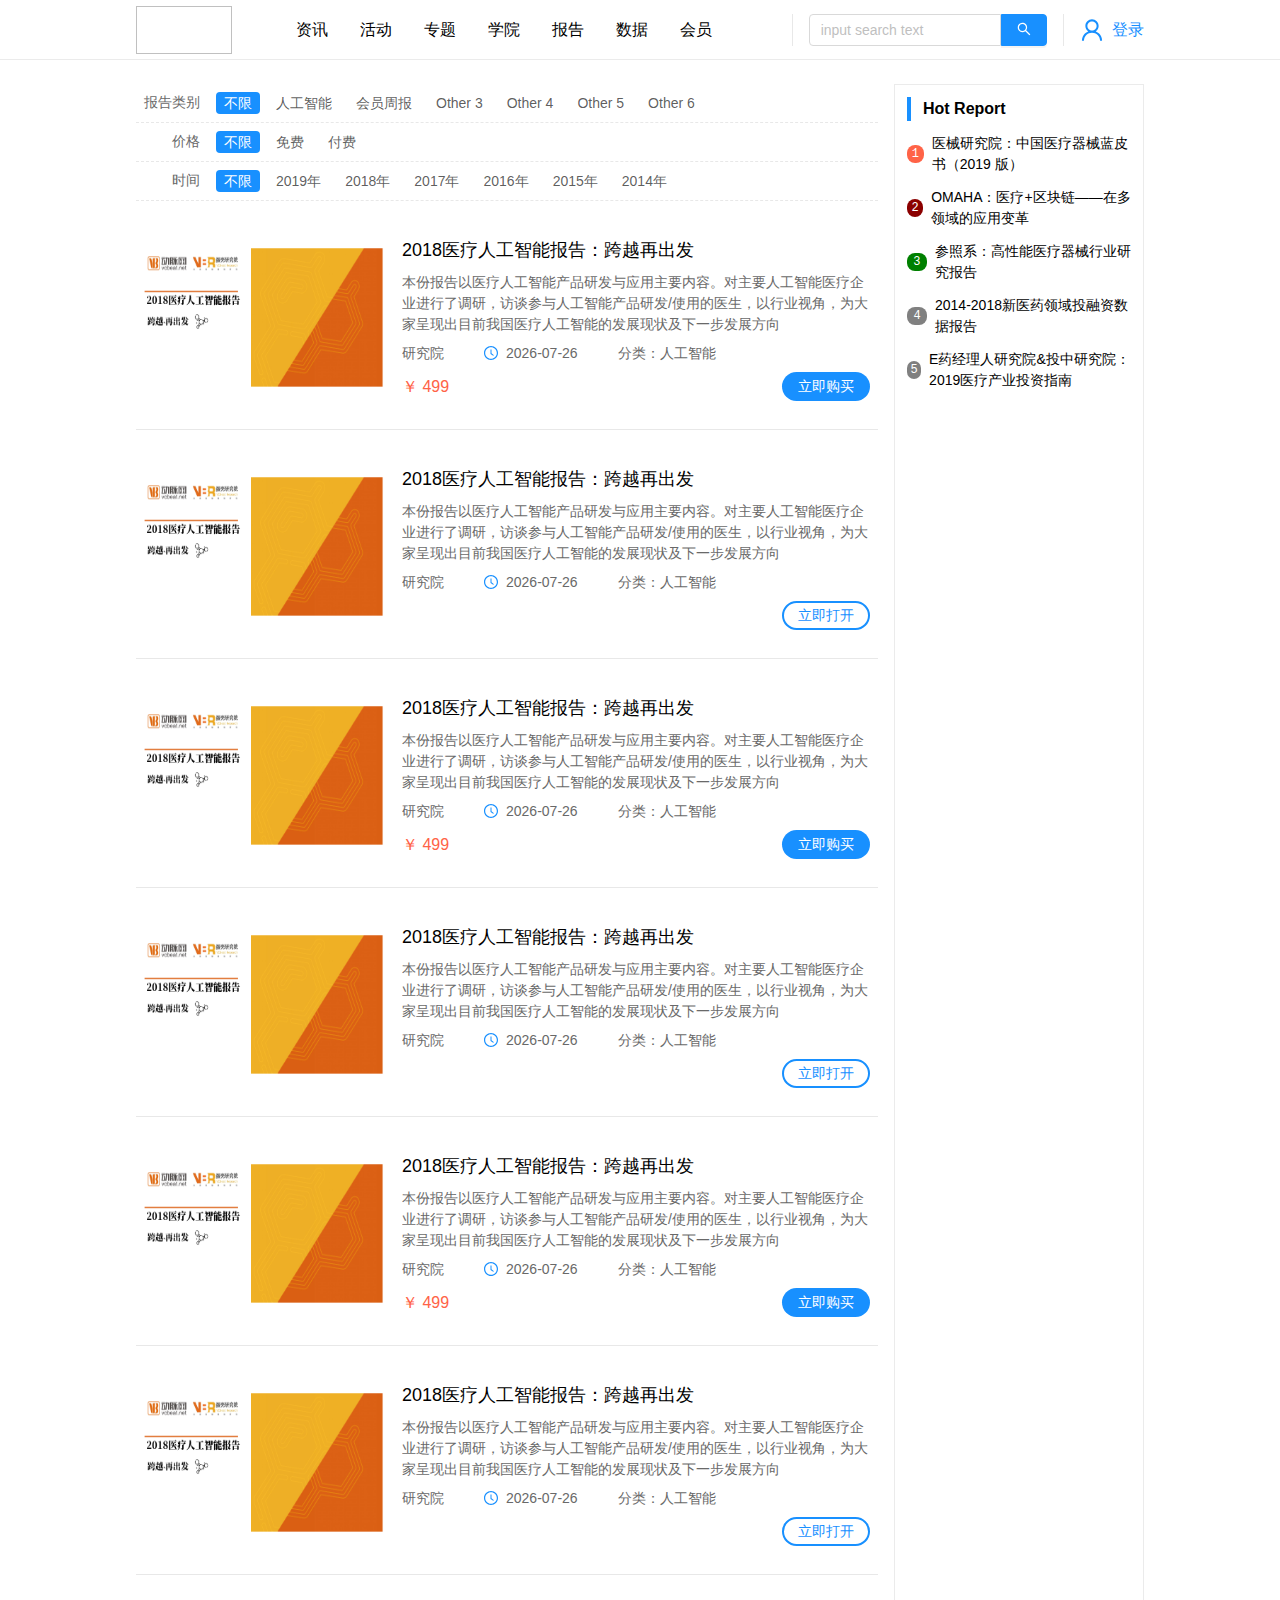
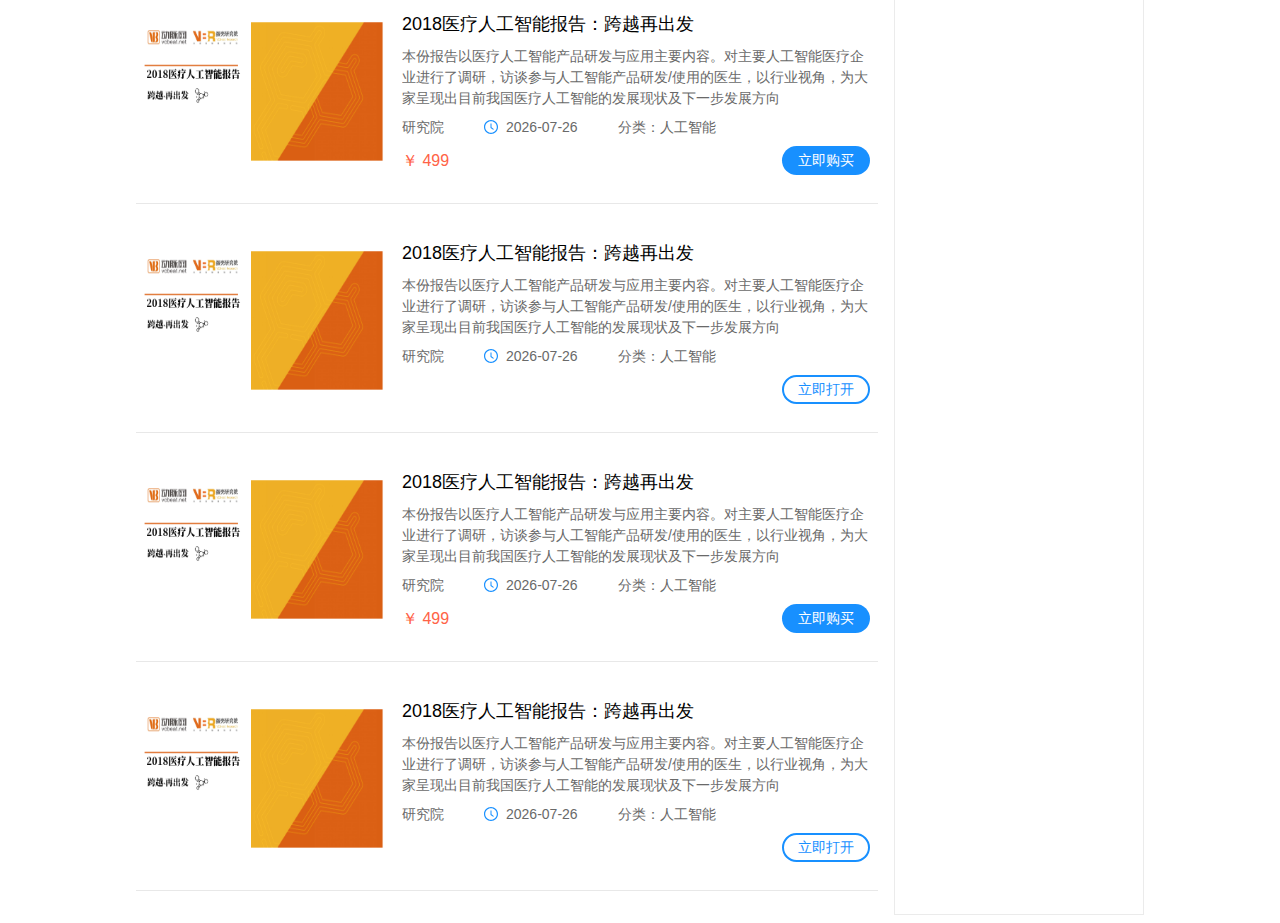
<file: chuangan/index.html>
<!doctype html><html lang="en"><head><meta charset="UTF-8"><meta name="viewport" content="minimum-scale=1,initial-scale=1,width=device-width,shrink-to-fit=no"/><meta http-equiv="X-UA-Compatible" content="ie=edge"><title>index</title><link rel="stylesheet" href="https://fonts.loli.net/css?family=Roboto:300,400,500"><link rel="stylesheet" href="https://fonts.loli.net/icon?family=Material+Icons"><link href="/chuangan/static/css/index-b7da9c85.css" rel="stylesheet"></head><body><noscript>You need to enable JavaScript to run this app.</noscript><div id="root"></div><script type="text/javascript" src="/chuangan/static/js/index-076d11ea.bundle.js"></script></body></html>
</file>
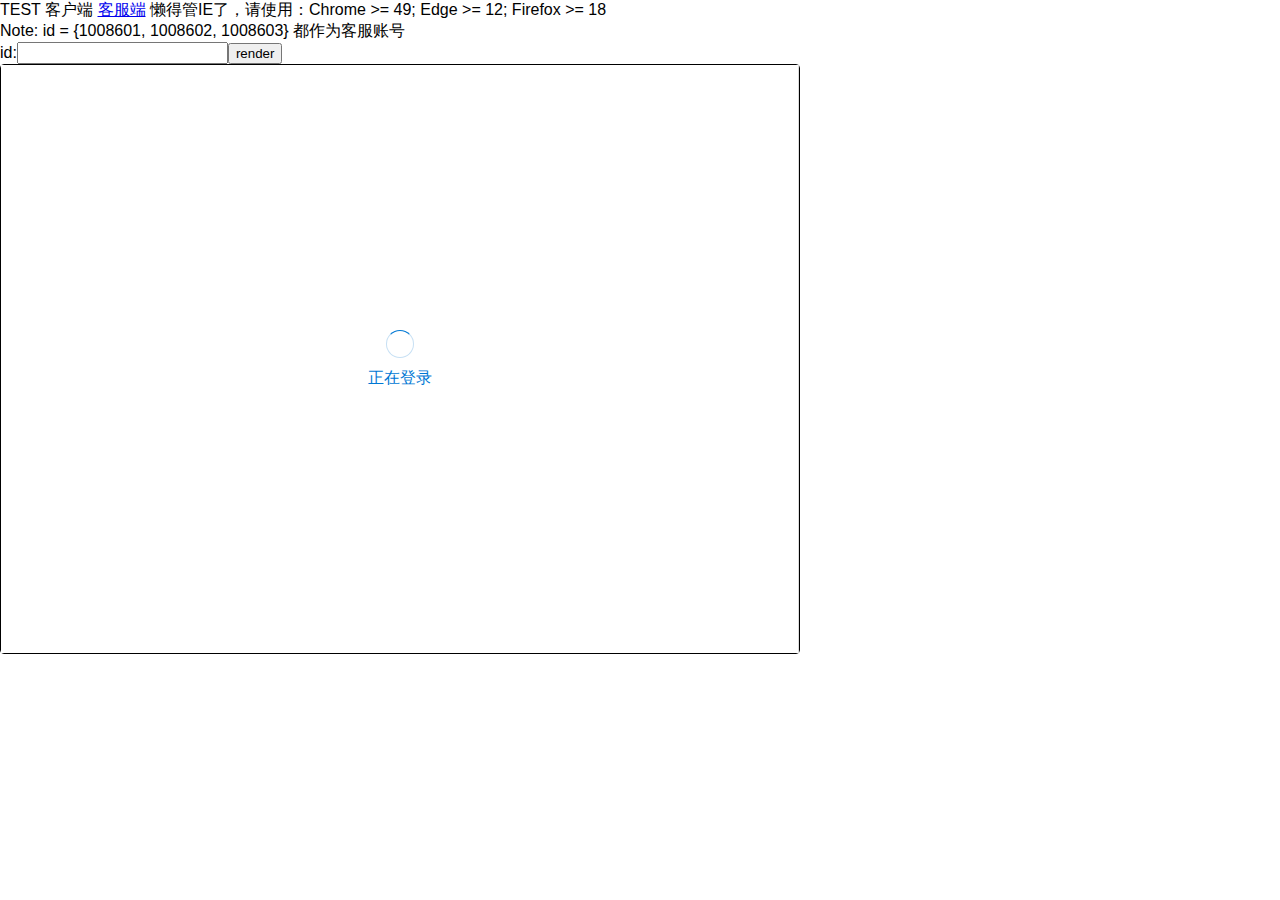
<file: cs/customer.html>
<!doctype html><html lang="en"><head><meta charset="UTF-8"><meta name="viewport" content="width=device-width,initial-scale=1,maximum-scale=1,user-scalable=0"/><meta http-equiv="X-UA-Compatible" content="ie=edge"><title>customer</title><style>*{box-sizing:border-box}html{font-size:100%;font-family:Arial,"Microsoft YaHei","黑体","宋体",sans-serif}#root,body,html{width:100%}.flex{display:flex;flex-direction:column}html{color:#000;background:#fff}blockquote,body,dd,div,dl,dt,fieldset,form,h1,h2,h3,h4,h5,h6,input,li,ol,p,pre,td,textarea,th,ul{margin:0;padding:0;font-weight:400;font-size:100%}table{border-collapse:collapse;border-spacing:0}fieldset,img{border:0}address,caption,cite,code,dfn,em,strong,th,var{font-style:normal;font-weight:400}ol,ul{list-style:none}caption,th{text-align:left}q:after,q:before{content:''}abbr,acronym{border:0}</style></head><body><h1>TEST 客户端 <a href="/cs/waiter">客服端</a> 懒得管IE了，请使用：Chrome >= 49; Edge >= 12; Firefox >= 18</h1><p>Note: id = {1008601, 1008602, 1008603} 都作为客服账号</p><label>id:</label><input id="id"><button id="render">render</button><noscript>You need to enable JavaScript to run this app.</noscript><div id="root"></div><script></script><script type="text/javascript" src="https://fuchuansia.github.io/cs/static/js/customer.1ff4.bundle.js"></script></body></html>
</file>
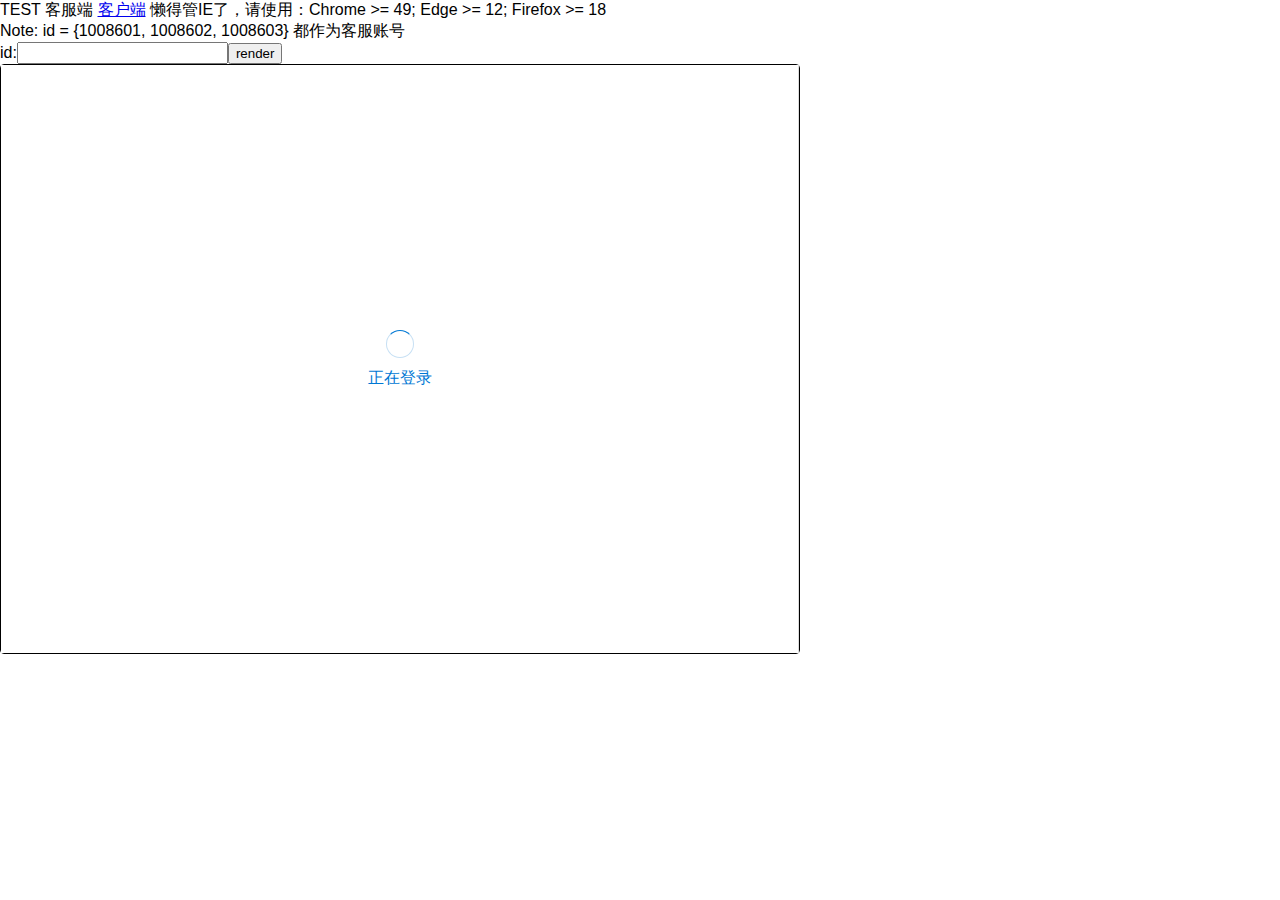
<file: cs/waiter.html>
<!doctype html><html lang="en"><head><meta charset="UTF-8"/><meta name="viewport" content="width=device-width,initial-scale=1,maximum-scale=1,user-scalable=0"/><meta http-equiv="X-UA-Compatible" content="ie=edge"/><title>waiter</title><style>*{box-sizing:border-box}html{font-size:100%;font-family:Arial,"Microsoft YaHei","黑体","宋体",sans-serif}#root,body,html{width:100%}.flex{display:flex;flex-direction:column}html{color:#000;background:#fff}blockquote,body,dd,div,dl,dt,fieldset,form,h1,h2,h3,h4,h5,h6,input,li,ol,p,pre,td,textarea,th,ul{margin:0;padding:0;font-weight:400;font-size:100%}table{border-collapse:collapse;border-spacing:0}fieldset,img{border:0}address,caption,cite,code,dfn,em,strong,th,var{font-style:normal;font-weight:400}ol,ul{list-style:none}caption,th{text-align:left}q:after,q:before{content:""}abbr,acronym{border:0}</style></head><body><h1>TEST 客服端 <a href="/cs/customer">客户端</a> 懒得管IE了，请使用：Chrome >= 49; Edge >= 12; Firefox >= 18</h1><p>Note: id = {1008601, 1008602, 1008603} 都作为客服账号</p><label>id:</label><input id="id"/><button id="render">render</button><noscript>You need to enable JavaScript to run this app.</noscript><div id="root"></div><script></script><script type="text/javascript" src="https://fuchuansia.github.io/cs/static/js/waiter.3466.bundle.js"></script></body></html>
</file>
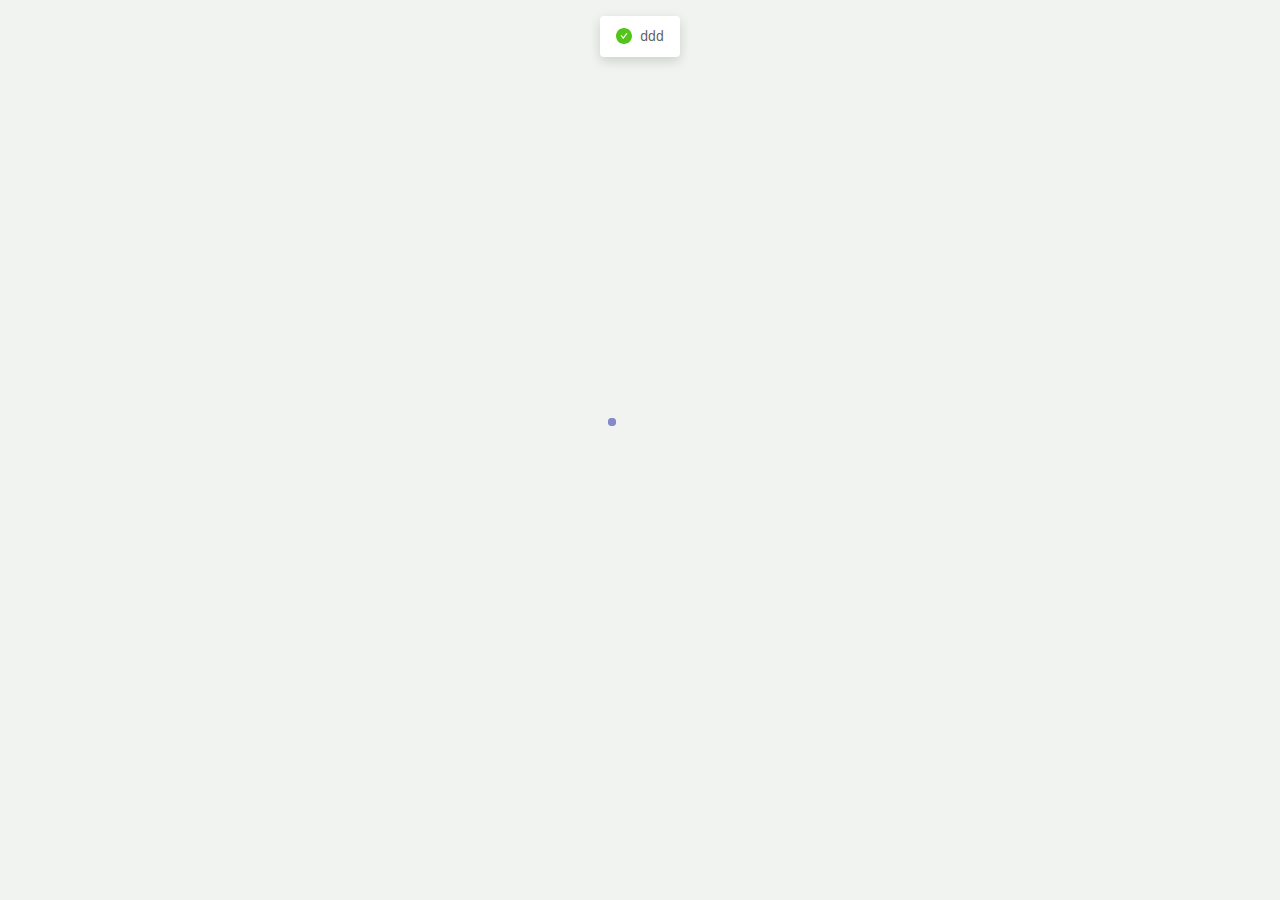
<file: moshi/learner.html>
<!doctype html><html lang="en"><head><meta charset="UTF-8"><meta name="viewport" content="minimum-scale=1,initial-scale=1,width=device-width,shrink-to-fit=no"/><meta http-equiv="X-UA-Compatible" content="ie=edge"><title>learner</title><link rel="stylesheet" href="https://fonts.loli.net/css?family=Roboto:300,400,500"><link rel="stylesheet" href="https://fonts.loli.net/icon?family=Material+Icons"><style>#preloading{position:fixed;left:0;top:0;width:100vw;height:100vh;display:flex;display:-webkit-flex;justify-content:center;align-items:center;background-color:#f0f3ef}.lds-ripple{display:inline-block;position:relative;width:64px;height:64px}.lds-ripple div{position:absolute;border:4px solid #8589c9;opacity:1;border-radius:50%;animation:lds-ripple 1s cubic-bezier(0,.2,.8,1) infinite}.lds-ripple div:nth-child(2){animation-delay:-.5s}@keyframes lds-ripple{0%{top:28px;left:28px;width:0;height:0;opacity:1}100%{top:-1px;left:-1px;width:58px;height:58px;opacity:0}}</style></head><body><noscript>You need to enable JavaScript to run this app.</noscript><div id="root"></div><div id="preloading"><div class="lds-ripple"><div></div><div></div></div></div><script type="text/javascript" src="https://fuchuansia.github.io/moshi/static/js/learner.642535bf.bundle.js"></script></body></html>
</file>
<file: chuangan/static/css/index-b7da9c85.css>
@charset "UTF-8";
* {
  -webkit-box-sizing: border-box;
          box-sizing: border-box;
  font-family: "Arial","Microsoft YaHei","黑体","宋体",sans-serif; }

html,
body,
#root {
  width: 100%;
  color: #000; }

.flex {
  display: -webkit-box;
  display: -ms-flexbox;
  display: flex;
  -webkit-box-orient: vertical;
  -webkit-box-direction: normal;
      -ms-flex-direction: column;
          flex-direction: column; }

#root {
  display: -webkit-box;
  display: -ms-flexbox;
  display: flex; }

html {
  color: #000;
  background: #FFF; }

body,
div,
dl,
dt,
dd,
ul,
ol,
li,
h1,
h2,
h3,
h4,
h5,
h6,
pre,
form,
fieldset,
input,
textarea,
p,
blockquote,
th,
td {
  margin: 0;
  padding: 0; }

table {
  border-collapse: collapse;
  border-spacing: 0; }

fieldset,
img {
  border: 0; }

address,
caption,
cite,
code,
dfn,
em,
strong,
th,
var {
  font-style: normal;
  font-weight: normal; }

ol,
ul {
  list-style: none; }

caption,
th {
  text-align: left; }

q:before,
q:after {
  content: ''; }

abbr,
acronym {
  border: 0; }
</file>
